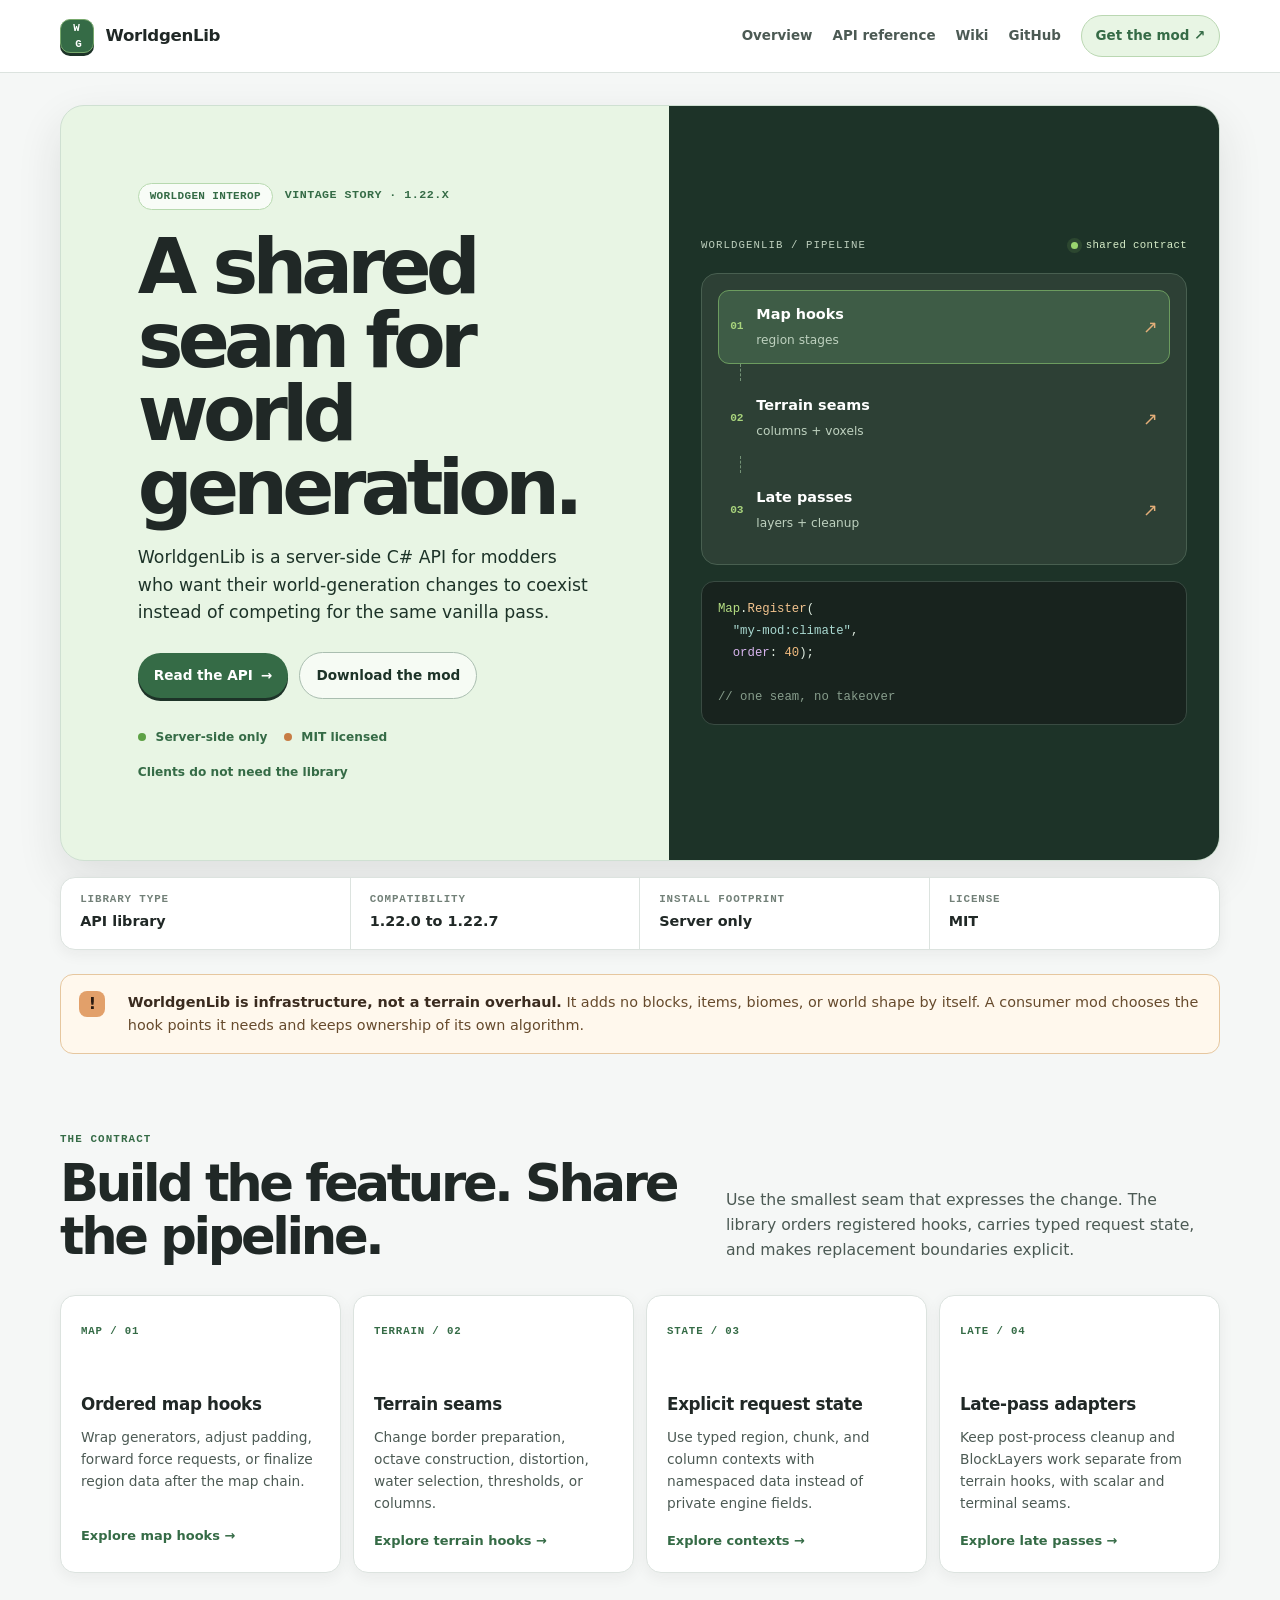
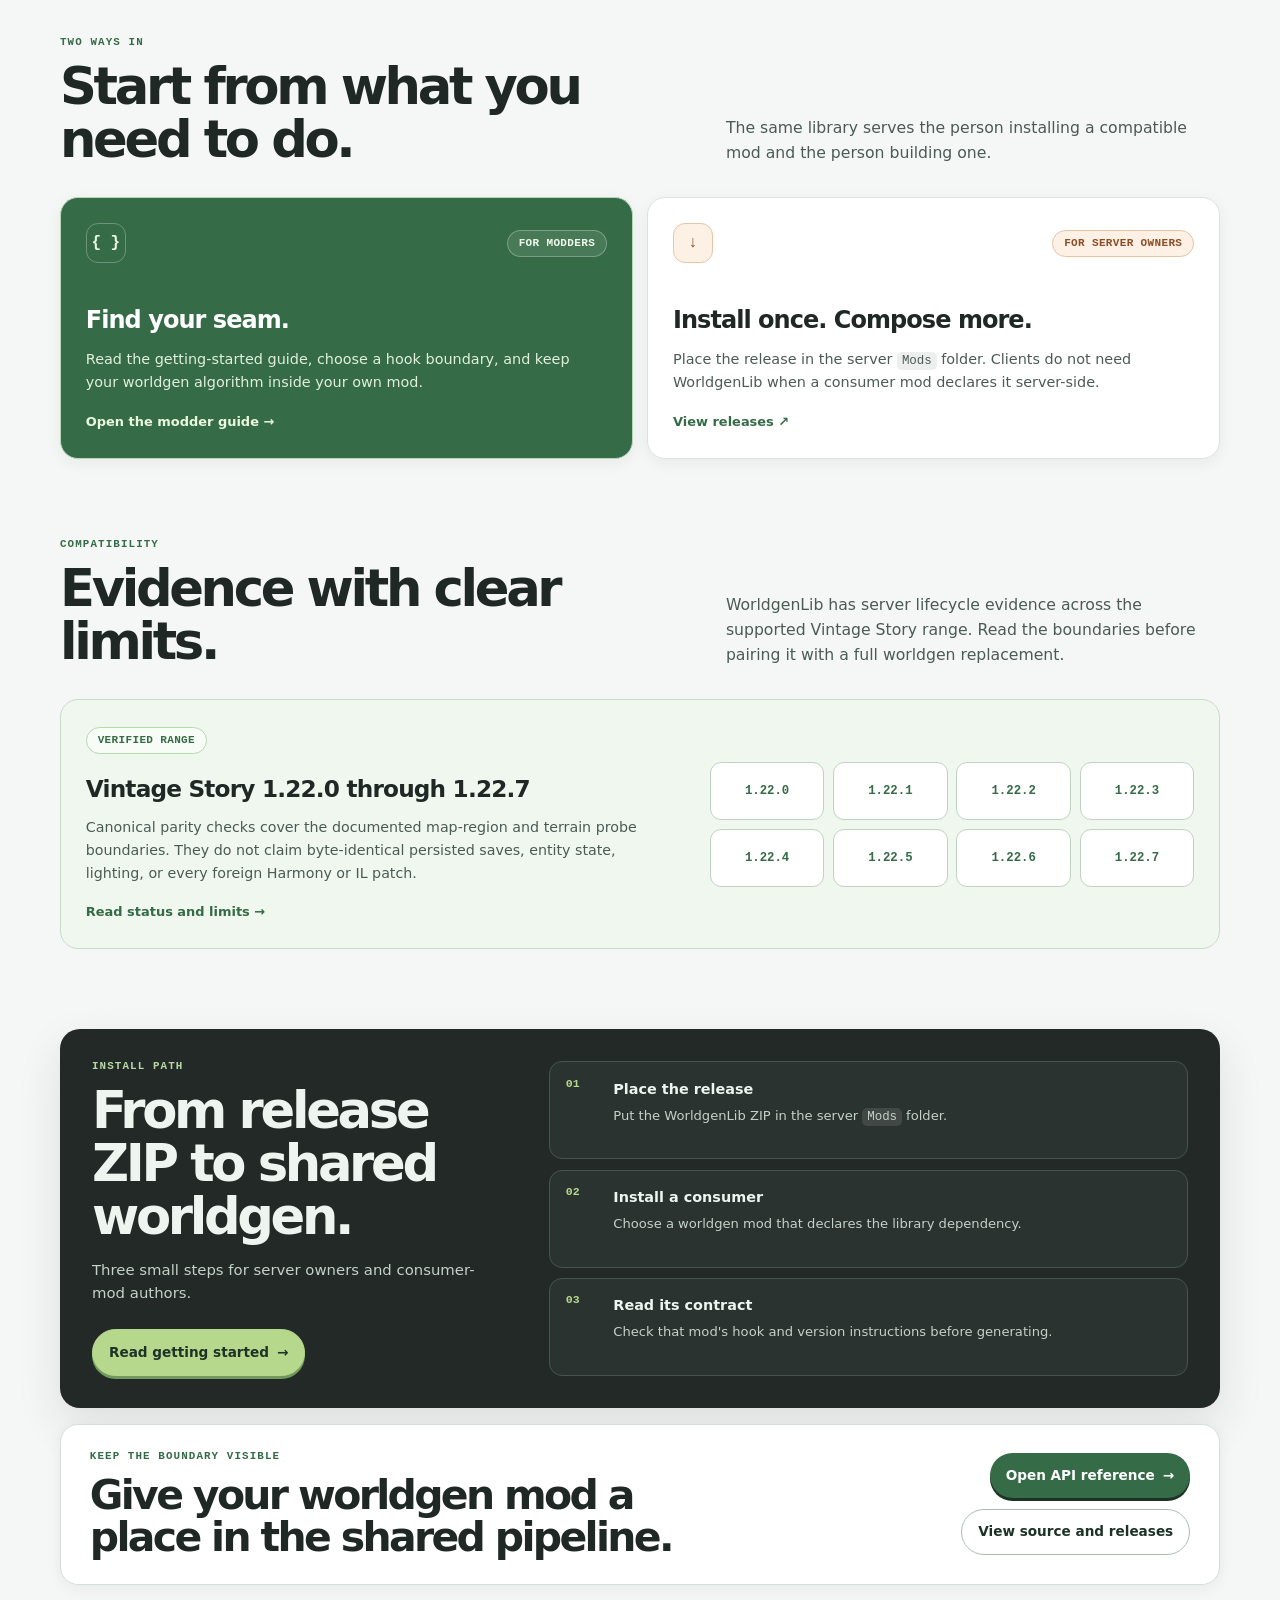
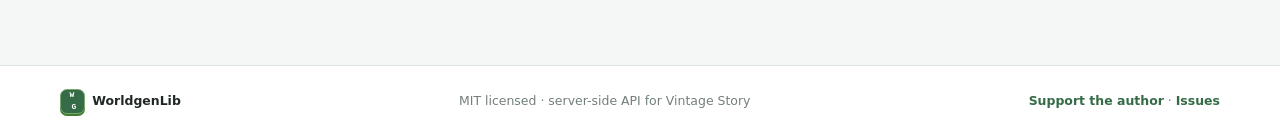
<file: docs/site/index.html>
<!doctype html>
<html lang="en">
<head>
  <meta charset="utf-8">
  <meta name="viewport" content="width=device-width, initial-scale=1">
  <meta name="description" content="WorldgenLib is a server-side API for Vintage Story modders to compose compatible world generation.">
  <meta name="theme-color" content="#f5f7f6">
  <meta property="og:title" content="WorldgenLib | Worldgen interop for Vintage Story">
  <meta property="og:description" content="A server-side C# API for composing compatible world-generation mods through ordered hook points.">
  <meta property="og:type" content="website">
  <title>WorldgenLib | Worldgen interop for Vintage Story</title>
  <link rel="stylesheet" href="worldgenlib.css">
</head>
<body>
  <a class="skip-link" href="#content">Skip to content</a>

  <header class="site-header">
    <div class="site-header__inner">
      <a class="brand" href="./" aria-label="WorldgenLib home">
        <span class="brand__mark" aria-hidden="true"><span>W</span><span>G</span></span>
        <span class="brand__name">WorldgenLib</span>
      </a>
      <nav class="site-nav" aria-label="Primary navigation">
        <a href="#overview">Overview</a>
        <a href="./api/index.html">API reference</a>
        <a href="https://github.com/Zaldaryon/WorldgenLib/wiki">Wiki</a>
        <a href="https://github.com/Zaldaryon/WorldgenLib">GitHub</a>
        <a class="site-nav__button" href="https://github.com/Zaldaryon/WorldgenLib/releases">Get the mod <span aria-hidden="true">↗</span></a>
      </nav>
    </div>
  </header>

  <main id="content" class="page-shell">
    <section id="overview" class="hero" aria-labelledby="hero-title">
      <div class="hero__copy">
        <div class="hero__eyebrow"><span class="pill pill--green">Worldgen interop</span><span>Vintage Story · 1.22.x</span></div>
        <h1 id="hero-title">A shared seam for world generation.</h1>
        <p class="hero__lede">WorldgenLib is a server-side C# API for modders who want their world-generation changes to coexist instead of competing for the same vanilla pass.</p>
        <div class="hero__actions">
          <a class="button button--primary" href="./api/index.html">Read the API <span aria-hidden="true">→</span></a>
          <a class="button button--secondary" href="https://github.com/Zaldaryon/WorldgenLib/releases">Download the mod</a>
        </div>
        <div class="hero__notes" aria-label="WorldgenLib facts">
          <span><i class="signal signal--green" aria-hidden="true"></i> Server-side only</span>
          <span><i class="signal signal--orange" aria-hidden="true"></i> MIT licensed</span>
          <span>Clients do not need the library</span>
        </div>
      </div>

      <div class="hero__demo" aria-label="WorldgenLib shared generation pipeline">
        <div class="demo__header"><span>WORLDGENLIB / PIPELINE</span><span class="demo__status"><i aria-hidden="true"></i> shared contract</span></div>
        <div class="demo__surface">
          <div class="demo__stage demo__stage--active"><span class="demo__stage-number">01</span><div><strong>Map hooks</strong><small>region stages</small></div><span class="demo__arrow" aria-hidden="true">↗</span></div>
          <div class="demo__connector" aria-hidden="true"></div>
          <div class="demo__stage"><span class="demo__stage-number">02</span><div><strong>Terrain seams</strong><small>columns + voxels</small></div><span class="demo__arrow" aria-hidden="true">↗</span></div>
          <div class="demo__connector" aria-hidden="true"></div>
          <div class="demo__stage"><span class="demo__stage-number">03</span><div><strong>Late passes</strong><small>layers + cleanup</small></div><span class="demo__arrow" aria-hidden="true">↗</span></div>
        </div>
        <pre class="demo__code"><code><span class="code__keyword">Map</span>.<span class="code__method">Register</span>(
  <span class="code__string">"my-mod:climate"</span>,
  <span class="code__property">order</span>: <span class="code__number">40</span>);

<span class="code__comment">// one seam, no takeover</span></code></pre>
      </div>
    </section>

    <section class="facts" aria-label="WorldgenLib details">
      <div><span class="facts__label">Library type</span><strong>API library</strong></div>
      <div><span class="facts__label">Compatibility</span><strong>1.22.0 to 1.22.7</strong></div>
      <div><span class="facts__label">Install footprint</span><strong>Server only</strong></div>
      <div><span class="facts__label">License</span><strong>MIT</strong></div>
    </section>

    <section class="notice" aria-label="Important library notice">
      <span class="notice__mark" aria-hidden="true">!</span>
      <p><strong>WorldgenLib is infrastructure, not a terrain overhaul.</strong> It adds no blocks, items, biomes, or world shape by itself. A consumer mod chooses the hook points it needs and keeps ownership of its own algorithm.</p>
    </section>

    <section class="content-section" aria-labelledby="contract-title">
      <div class="section-heading">
        <div><span class="section-kicker">The contract</span><h2 id="contract-title">Build the feature. Share the pipeline.</h2></div>
        <p>Use the smallest seam that expresses the change. The library orders registered hooks, carries typed request state, and makes replacement boundaries explicit.</p>
      </div>
      <div class="feature-grid">
        <article class="feature-card"><span class="feature-card__tag">MAP / 01</span><h3>Ordered map hooks</h3><p>Wrap generators, adjust padding, forward force requests, or finalize region data after the map chain.</p><a href="https://github.com/Zaldaryon/WorldgenLib/wiki/Map-Hooks">Explore map hooks <span aria-hidden="true">→</span></a></article>
        <article class="feature-card"><span class="feature-card__tag">TERRAIN / 02</span><h3>Terrain seams</h3><p>Change border preparation, octave construction, distortion, water selection, thresholds, or columns.</p><a href="https://github.com/Zaldaryon/WorldgenLib/wiki/Terrain-Hooks">Explore terrain hooks <span aria-hidden="true">→</span></a></article>
        <article class="feature-card"><span class="feature-card__tag">STATE / 03</span><h3>Explicit request state</h3><p>Use typed region, chunk, and column contexts with namespaced data instead of private engine fields.</p><a href="https://github.com/Zaldaryon/WorldgenLib/wiki/Contexts-and-State">Explore contexts <span aria-hidden="true">→</span></a></article>
        <article class="feature-card"><span class="feature-card__tag">LATE / 04</span><h3>Late-pass adapters</h3><p>Keep post-process cleanup and BlockLayers work separate from terrain hooks, with scalar and terminal seams.</p><a href="https://github.com/Zaldaryon/WorldgenLib/wiki/BlockLayers-and-PostProcess">Explore late passes <span aria-hidden="true">→</span></a></article>
      </div>
    </section>

    <section class="content-section content-section--tight" aria-labelledby="audience-title">
      <div class="section-heading"><div><span class="section-kicker">Two ways in</span><h2 id="audience-title">Start from what you need to do.</h2></div><p>The same library serves the person installing a compatible mod and the person building one.</p></div>
      <div class="audience-grid">
        <article class="audience-card audience-card--green"><div class="audience-card__top"><span class="audience-card__icon" aria-hidden="true">{ }</span><span class="pill pill--light">For modders</span></div><h3>Find your seam.</h3><p>Read the getting-started guide, choose a hook boundary, and keep your worldgen algorithm inside your own mod.</p><a href="https://github.com/Zaldaryon/WorldgenLib/wiki/Getting-Started">Open the modder guide <span aria-hidden="true">→</span></a></article>
        <article class="audience-card"><div class="audience-card__top"><span class="audience-card__icon audience-card__icon--orange" aria-hidden="true">↓</span><span class="pill pill--orange">For server owners</span></div><h3>Install once. Compose more.</h3><p>Place the release in the server <code>Mods</code> folder. Clients do not need WorldgenLib when a consumer mod declares it server-side.</p><a href="https://github.com/Zaldaryon/WorldgenLib/releases">View releases <span aria-hidden="true">↗</span></a></article>
      </div>
    </section>

    <section class="content-section" aria-labelledby="compatibility-title">
      <div class="section-heading"><div><span class="section-kicker">Compatibility</span><h2 id="compatibility-title">Evidence with clear limits.</h2></div><p>WorldgenLib has server lifecycle evidence across the supported Vintage Story range. Read the boundaries before pairing it with a full worldgen replacement.</p></div>
      <div class="compatibility-card">
        <div class="compatibility-card__copy"><span class="pill pill--green">Verified range</span><h3>Vintage Story 1.22.0 through 1.22.7</h3><p>Canonical parity checks cover the documented map-region and terrain probe boundaries. They do not claim byte-identical persisted saves, entity state, lighting, or every foreign Harmony or IL patch.</p><a class="text-link" href="https://github.com/Zaldaryon/WorldgenLib/wiki/Status-and-Limits">Read status and limits <span aria-hidden="true">→</span></a></div>
        <div class="version-grid" aria-label="Supported Vintage Story versions"><span>1.22.0</span><span>1.22.1</span><span>1.22.2</span><span>1.22.3</span><span>1.22.4</span><span>1.22.5</span><span>1.22.6</span><span>1.22.7</span></div>
      </div>
    </section>

    <section class="install-panel" aria-labelledby="install-title">
      <div class="install-panel__copy"><span class="section-kicker section-kicker--light">Install path</span><h2 id="install-title">From release ZIP to shared worldgen.</h2><p>Three small steps for server owners and consumer-mod authors.</p><a class="button button--primary button--on-dark" href="https://github.com/Zaldaryon/WorldgenLib/wiki/Getting-Started">Read getting started <span aria-hidden="true">→</span></a></div>
      <ol class="install-steps"><li><span>01</span><div><strong>Place the release</strong><p>Put the WorldgenLib ZIP in the server <code>Mods</code> folder.</p></div></li><li><span>02</span><div><strong>Install a consumer</strong><p>Choose a worldgen mod that declares the library dependency.</p></div></li><li><span>03</span><div><strong>Read its contract</strong><p>Check that mod's hook and version instructions before generating.</p></div></li></ol>
    </section>

    <section class="closing-card" aria-labelledby="closing-title"><div><span class="section-kicker">Keep the boundary visible</span><h2 id="closing-title">Give your worldgen mod a place in the shared pipeline.</h2></div><div class="closing-card__actions"><a class="button button--primary" href="./api/index.html">Open API reference <span aria-hidden="true">→</span></a><a class="button button--secondary" href="https://github.com/Zaldaryon/WorldgenLib">View source and releases</a></div></section>
  </main>

  <footer class="site-footer"><div class="site-footer__inner"><span class="footer-brand"><span class="brand__mark brand__mark--small" aria-hidden="true"><span>W</span><span>G</span></span> WorldgenLib</span><span>MIT licensed · server-side API for Vintage Story</span><span><a href="https://ko-fi.com/zaldaryon">Support the author</a><span aria-hidden="true"> · </span><a href="https://github.com/Zaldaryon/WorldgenLib/issues">Issues</a></span></div></footer>
</body>
</html>
</file>
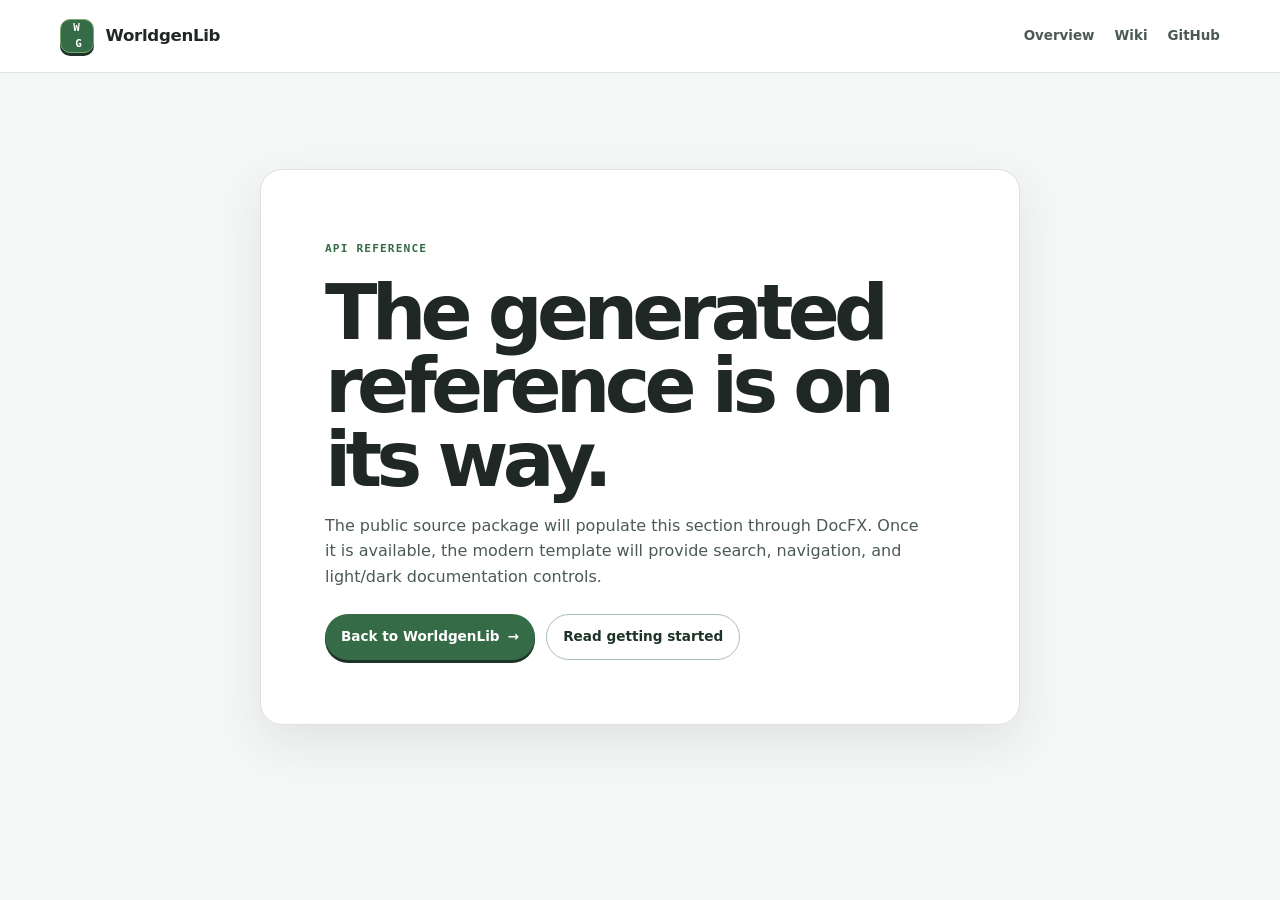
<file: docs/site/api/index.html>
<!doctype html>
<html lang="en">
<head>
  <meta charset="utf-8">
  <meta name="viewport" content="width=device-width, initial-scale=1">
  <meta name="description" content="WorldgenLib API reference placeholder.">
  <title>WorldgenLib API Reference</title>
  <link rel="stylesheet" href="../worldgenlib.css">
  <style>
    .api-shell { width: min(760px, calc(100% - 2rem)); min-height: 70vh; margin: 0 auto; padding: 6rem 0; }
    .api-card { padding: clamp(2rem, 6vw, 4rem); border: 1px solid #dce3df; border-radius: 22px; background: #fff; box-shadow: 0 18px 45px rgba(32,40,38,.09); }
    .api-card h1 { margin: 1rem 0; font-size: clamp(2.4rem, 6vw, 4.8rem); }
    .api-card p { max-width: 600px; color: #4c5a54; }
    .api-card__eyebrow { color: #356b46; font: 800 .7rem/1 ui-monospace, SFMono-Regular, Consolas, monospace; letter-spacing: .1em; text-transform: uppercase; }
    .api-actions { display: flex; flex-wrap: wrap; gap: .7rem; margin-top: 1.5rem; }
  </style>
</head>
<body>
  <header class="site-header"><div class="site-header__inner"><a class="brand" href="../" aria-label="WorldgenLib home"><span class="brand__mark" aria-hidden="true"><span>W</span><span>G</span></span><span class="brand__name">WorldgenLib</span></a><nav class="site-nav" aria-label="Primary navigation"><a href="../">Overview</a><a href="https://github.com/Zaldaryon/WorldgenLib/wiki">Wiki</a><a href="https://github.com/Zaldaryon/WorldgenLib">GitHub</a></nav></div></header>
  <main class="api-shell"><article class="api-card"><span class="api-card__eyebrow">API reference</span><h1>The generated reference is on its way.</h1><p>The public source package will populate this section through DocFX. Once it is available, the modern template will provide search, navigation, and light/dark documentation controls.</p><div class="api-actions"><a class="button button--primary" href="../">Back to WorldgenLib <span aria-hidden="true">→</span></a><a class="button button--secondary" href="https://github.com/Zaldaryon/WorldgenLib/wiki/Getting-Started">Read getting started</a></div></article></main>
</body>
</html>
</file>
<file: docs/site/worldgenlib.css>
:root {
  --green-950: #1d3328;
  --green-800: #356b46;
  --green-600: #5da145;
  --green-100: #e8f5e4;
  --orange-600: #c77d45;
  --orange-100: #fdf0e4;
  --ink-950: #202826;
  --ink-700: #4c5a54;
  --ink-500: #728078;
  --line: #dce3df;
  --surface: #ffffff;
  --canvas: #f5f7f6;
  --dark-surface: #232927;
  --dark-line: #48534d;
  --shadow-sm: 0 4px 15px rgba(32, 40, 38, .06);
  --shadow-lg: 0 18px 45px rgba(32, 40, 38, .11);
  color-scheme: light;
  font-family: "Segoe UI", Inter, ui-sans-serif, system-ui, -apple-system, BlinkMacSystemFont, sans-serif;
  font-synthesis: none;
}

* { box-sizing: border-box; }
html { scroll-behavior: smooth; }
body { margin: 0; background: var(--canvas); color: var(--ink-950); line-height: 1.6; text-rendering: optimizeLegibility; }
a { color: inherit; }
a:focus-visible, button:focus-visible { outline: 3px solid var(--orange-600); outline-offset: 4px; }

.skip-link { position: absolute; top: -4rem; left: 1rem; z-index: 10; padding: .65rem .9rem; border-radius: 8px; background: var(--green-950); color: #fff; font-weight: 800; }
.skip-link:focus { top: 1rem; }

.site-header { position: sticky; top: 0; z-index: 5; border-bottom: 1px solid var(--line); background: rgba(255, 255, 255, .94); backdrop-filter: blur(12px); }
.site-header__inner, .page-shell, .site-footer__inner { width: min(1160px, calc(100% - 3rem)); margin: 0 auto; }
.site-header__inner { display: flex; min-height: 72px; align-items: center; justify-content: space-between; gap: 2rem; }
.brand, .site-nav, .hero__eyebrow, .hero__actions, .hero__notes, .demo__header, .demo__status, .demo__stage, .audience-card__top, .closing-card, .closing-card__actions, .footer-brand { display: flex; align-items: center; }
.brand { gap: .72rem; color: var(--ink-950); text-decoration: none; font-weight: 800; letter-spacing: -.02em; }
.brand__name { font-size: 1.04rem; }
.brand__mark { display: grid; width: 34px; height: 34px; place-items: center; border: 1px solid #78a96d; border-radius: 10px; background: var(--green-800); color: #fff; box-shadow: 0 3px 0 var(--green-950); font: 900 .68rem/1 ui-monospace, SFMono-Regular, Consolas, monospace; letter-spacing: -.1em; }
.brand__mark span:first-child { transform: translateX(-1px); } .brand__mark span:last-child { transform: translateX(1px); }
.brand__mark--small { width: 25px; height: 25px; margin-right: .45rem; border-radius: 7px; box-shadow: 0 2px 0 #3e7d32; font-size: .5rem; }
.site-nav { gap: 1.25rem; color: var(--ink-700); font-size: .84rem; font-weight: 650; }
.site-nav a { text-decoration: none; } .site-nav a:hover { color: var(--green-800); }
.site-nav__button { padding: .58rem .85rem; border: 1px solid #bad7b2; border-radius: 999px; background: var(--green-100); color: var(--green-800); font-weight: 800; }

.page-shell { padding: 2rem 0 5rem; }
.hero { display: grid; grid-template-columns: minmax(0, 1.05fr) minmax(360px, .95fr); min-height: 510px; overflow: hidden; border: 1px solid #cfe0d2; border-radius: 24px; background: var(--green-100); box-shadow: var(--shadow-lg); }
.hero__copy { display: flex; flex-direction: column; justify-content: center; padding: clamp(2.25rem, 6vw, 5.2rem); }
.hero__eyebrow { flex-wrap: wrap; gap: .75rem; margin-bottom: 1.25rem; color: var(--green-800); font: 700 .73rem/1 ui-monospace, SFMono-Regular, Consolas, monospace; letter-spacing: .04em; text-transform: uppercase; }
.pill { display: inline-flex; min-height: 27px; align-items: center; padding: .38rem .68rem; border-radius: 999px; font: 800 .69rem/1 ui-monospace, SFMono-Regular, Consolas, monospace; letter-spacing: .03em; text-transform: uppercase; }
.pill--green { border: 1px solid #b7d9af; background: #f8fcf7; color: var(--green-800); } .pill--orange { border: 1px solid #e7c3a4; background: var(--orange-100); color: #8c4e27; } .pill--light { border: 1px solid rgba(255,255,255,.28); background: rgba(255,255,255,.1); color: #f0faed; }
h1, h2, h3, p { margin-top: 0; }
h1 { max-width: 650px; margin-bottom: 1.2rem; font-size: clamp(3.15rem, 6vw, 5.8rem); line-height: .96; letter-spacing: -.075em; text-wrap: pretty; }
.hero__lede { max-width: 610px; margin-bottom: 1.6rem; color: var(--green-950); font-size: 1.08rem; }
.hero__actions { flex-wrap: wrap; gap: .7rem; }
.button { display: inline-flex; min-height: 44px; align-items: center; gap: .5rem; padding: .72rem 1rem; border-radius: 999px; text-decoration: none; font-size: .85rem; font-weight: 800; transition: transform .18s ease, box-shadow .18s ease, background-color .18s ease; }
.button:hover { transform: translateY(-1px); }
.button--primary { background: var(--green-800); color: #fff; box-shadow: 0 3px 0 var(--green-950); }
.button--primary:hover { background: var(--green-950); } .button--secondary { border: 1px solid #aabeb0; background: rgba(255,255,255,.62); color: var(--green-950); } .button--secondary:hover { background: #fff; } .button--on-dark { border: 1px solid #b6d88c; background: #b6d88c; color: var(--green-950); box-shadow: 0 3px 0 #71995b; }
.hero__notes { flex-wrap: wrap; gap: 1rem; margin-top: 1.8rem; color: var(--green-800); font-size: .76rem; font-weight: 700; }
.signal { display: inline-block; width: 8px; height: 8px; margin-right: .35rem; border-radius: 50%; } .signal--green { background: var(--green-600); } .signal--orange { background: var(--orange-600); }

.hero__demo { display: flex; min-width: 0; flex-direction: column; justify-content: center; padding: 2rem; background: var(--green-950); color: #f7fbf6; }
.demo__header { justify-content: space-between; gap: 1rem; color: #bdcfbd; font: .67rem/1 ui-monospace, SFMono-Regular, Consolas, monospace; letter-spacing: .1em; text-transform: uppercase; }
.demo__status { gap: .45rem; color: #d7edc8; letter-spacing: .03em; text-transform: none; } .demo__status i { width: 7px; height: 7px; border-radius: 50%; background: #9ad66e; box-shadow: 0 0 0 4px rgba(154,214,110,.12); }
.demo__surface { margin-top: 1.35rem; padding: 1rem; border: 1px solid #485f50; border-radius: 16px; background: #2d4035; }
.demo__stage { gap: .8rem; min-width: 0; padding: .75rem .7rem; border: 1px solid transparent; border-radius: 11px; } .demo__stage--active { border-color: #6c9c5f; background: #3e5c46; }
.demo__stage-number { flex: 0 0 auto; color: #a8d37c; font: 700 .7rem/1 ui-monospace, SFMono-Regular, Consolas, monospace; }
.demo__stage div { min-width: 0; flex: 1; } .demo__stage strong { display: block; overflow: hidden; color: #fff; font-size: .9rem; text-overflow: ellipsis; white-space: nowrap; } .demo__stage small { color: #bed1bf; font-size: .76rem; } .demo__arrow { color: #e3ae79; font-size: 1.1rem; }
.demo__connector { height: 17px; margin-left: 1.35rem; border-left: 1px dashed #739276; }
.demo__code { overflow: auto; margin: 1rem 0 0; padding: 1rem; border: 1px solid #394b42; border-radius: 13px; background: #18231e; color: #deebdf; font: .77rem/1.8 ui-monospace, SFMono-Regular, Consolas, monospace; }
.code__keyword { color: #b6df83; } .code__method { color: #f2c38e; } .code__string { color: #a9d8d0; } .code__property { color: #d8b5ef; } .code__number { color: #f4bd80; } .code__comment { color: #879d8c; }

.facts { display: grid; grid-template-columns: repeat(4, 1fr); overflow: hidden; margin-top: 1rem; border: 1px solid var(--line); border-radius: 15px; background: var(--surface); box-shadow: var(--shadow-sm); }
.facts > div { display: grid; gap: .35rem; padding: 1rem 1.2rem; border-right: 1px solid var(--line); } .facts > div:last-child { border-right: 0; }
.facts__label { color: var(--ink-500); font: 700 .68rem/1 ui-monospace, SFMono-Regular, Consolas, monospace; letter-spacing: .08em; text-transform: uppercase; } .facts strong { color: var(--ink-950); font-size: .9rem; }
.notice { display: grid; grid-template-columns: 34px 1fr; align-items: start; gap: .9rem; margin: 1.5rem 0 0; padding: 1rem 1.15rem; border: 1px solid #e6c79f; border-radius: 13px; background: #fff8ed; color: #664a2c; }
.notice__mark { display: grid; width: 26px; height: 26px; place-items: center; border-radius: 8px; background: #e2a06a; color: #2a1b11; font-weight: 900; } .notice p { margin: 0; font-size: .9rem; } .notice strong { color: #3a2b1f; }

.content-section { padding: 5rem 0 0; } .content-section--tight { padding-top: 4rem; }
.section-heading { display: grid; grid-template-columns: minmax(0, .95fr) minmax(260px, .75fr); align-items: end; gap: 2.5rem; margin-bottom: 2rem; }
.section-kicker { display: block; margin-bottom: .75rem; color: var(--green-800); font: 800 .68rem/1 ui-monospace, SFMono-Regular, Consolas, monospace; letter-spacing: .1em; text-transform: uppercase; } .section-kicker--light { color: #b7d8a5; }
h2 { max-width: 650px; margin-bottom: 0; font-size: clamp(2.05rem, 4vw, 3.45rem); line-height: 1.03; letter-spacing: -.065em; text-wrap: pretty; } .section-heading > p { max-width: 470px; margin: 0; color: var(--ink-700); font-size: .98rem; }
.feature-grid { display: grid; grid-template-columns: repeat(4, 1fr); gap: .75rem; }
.feature-card { min-height: 260px; padding: 1.25rem; border: 1px solid var(--line); border-radius: 15px; background: var(--surface); box-shadow: var(--shadow-sm); transition: transform .18s ease, box-shadow .18s ease; }
.feature-card:hover { transform: translateY(-3px); box-shadow: var(--shadow-lg); } .feature-card__tag { color: var(--green-800); font: 800 .67rem/1 ui-monospace, SFMono-Regular, Consolas, monospace; letter-spacing: .08em; }
.feature-card h3 { margin: 3.1rem 0 .55rem; font-size: 1.05rem; letter-spacing: -.02em; } .feature-card p { min-height: 84px; margin-bottom: .75rem; color: var(--ink-700); font-size: .86rem; }
.feature-card a, .audience-card a, .text-link { color: var(--green-800); font-size: .81rem; font-weight: 800; text-decoration: none; } .feature-card a:hover, .audience-card a:hover, .text-link:hover { color: var(--orange-600); }

.audience-grid { display: grid; grid-template-columns: 1fr 1fr; gap: .9rem; }
.audience-card { min-height: 250px; padding: 1.55rem; border: 1px solid var(--line); border-radius: 18px; background: var(--surface); box-shadow: var(--shadow-sm); }
.audience-card--green { border-color: #bad7b5; background: var(--green-800); color: #fff; } .audience-card__top { justify-content: space-between; gap: 1rem; }
.audience-card__icon { display: grid; width: 40px; height: 40px; place-items: center; border: 1px solid rgba(255,255,255,.28); border-radius: 12px; color: #ecf8e7; font: 800 1rem/1 ui-monospace, SFMono-Regular, Consolas, monospace; }
.audience-card__icon--orange { border-color: #e9c5a7; background: var(--orange-100); color: #8c4e27; }
.audience-card h3 { margin: 2.35rem 0 .55rem; font-size: 1.5rem; letter-spacing: -.04em; } .audience-card p { max-width: 490px; margin-bottom: .85rem; color: var(--ink-700); font-size: .9rem; } .audience-card--green p { color: #e1f0dd; } .audience-card a { color: var(--green-800); } .audience-card--green a { color: #e9f8df; }
.audience-card code, .install-steps code { padding: .12rem .3rem; border-radius: 5px; background: rgba(32,40,38,.08); font: .78rem ui-monospace, SFMono-Regular, Consolas, monospace; } .audience-card--green code { background: rgba(255,255,255,.12); }

.compatibility-card { display: grid; grid-template-columns: minmax(0, 1.1fr) minmax(310px, .9fr); align-items: center; gap: 2rem; padding: 1.55rem; border: 1px solid #c8dbca; border-radius: 18px; background: #f0f7ef; }
.compatibility-card__copy h3 { margin: 1rem 0 .55rem; font-size: 1.45rem; letter-spacing: -.035em; } .compatibility-card__copy p { max-width: 620px; margin-bottom: .85rem; color: var(--ink-700); font-size: .89rem; }
.version-grid { display: grid; grid-template-columns: repeat(4, 1fr); gap: .55rem; } .version-grid span { display: grid; min-height: 58px; place-items: center; border: 1px solid #bfd4c0; border-radius: 11px; background: #fff; color: var(--green-800); font: 800 .77rem/1 ui-monospace, SFMono-Regular, Consolas, monospace; }

.install-panel { display: grid; grid-template-columns: minmax(0, .78fr) minmax(0, 1.22fr); gap: 3rem; margin-top: 5rem; padding: 2rem; border-radius: 20px; background: var(--dark-surface); color: #eef4ef; box-shadow: var(--shadow-lg); }
.install-panel__copy h2 { max-width: 440px; } .install-panel__copy > p { max-width: 390px; margin: 1rem 0 1.45rem; color: #c4d1c8; font-size: .93rem; }
.install-steps { display: grid; gap: .65rem; padding: 0; margin: 0; list-style: none; } .install-steps li { display: grid; grid-template-columns: 34px 1fr; gap: .85rem; padding: .95rem 1rem; border: 1px solid var(--dark-line); border-radius: 13px; background: #2b3330; }
.install-steps li > span { color: #b6d88c; font: 800 .72rem/1 ui-monospace, SFMono-Regular, Consolas, monospace; } .install-steps strong { display: block; margin-bottom: .25rem; font-size: .9rem; } .install-steps p { margin: 0; color: #c4d1c8; font-size: .82rem; } .install-steps code { background: rgba(255,255,255,.1); }
.closing-card { justify-content: space-between; gap: 2rem; margin-top: 1rem; padding: 1.6rem 1.8rem; border: 1px solid #d5ddd9; border-radius: 18px; background: var(--surface); box-shadow: var(--shadow-sm); } .closing-card h2 { max-width: 650px; font-size: clamp(1.8rem, 3.2vw, 2.7rem); } .closing-card__actions { flex-wrap: wrap; justify-content: flex-end; gap: .65rem; }
.site-footer { border-top: 1px solid var(--line); background: var(--surface); color: var(--ink-500); } .site-footer__inner { display: flex; align-items: center; justify-content: space-between; gap: 1rem; padding: 1.45rem 0; font-size: .78rem; } .footer-brand { color: var(--ink-950); font-weight: 800; } .site-footer a { color: var(--green-800); font-weight: 700; text-decoration: none; } .site-footer a:hover { color: var(--orange-600); }

@media (max-width: 930px) { .hero { grid-template-columns: 1fr; } .hero__demo { min-height: 430px; } .feature-grid { grid-template-columns: repeat(2, 1fr); } .feature-card:nth-child(2) { border-right: 1px solid var(--line); } .section-heading { grid-template-columns: 1fr; gap: 1rem; } .compatibility-card, .install-panel { grid-template-columns: 1fr; } .install-panel { gap: 2rem; } }
@media (max-width: 680px) { .site-header__inner, .page-shell, .site-footer__inner { width: min(100% - 2rem, 620px); } .site-header__inner { min-height: 64px; } .site-nav { gap: .55rem; } .site-nav a:not(.site-nav__button) { display: none; } .site-nav__button { padding: .55rem .7rem; font-size: .73rem; } .page-shell { padding-top: 1rem; } .hero { border-radius: 19px; } .hero__copy { padding: 2.25rem 1.35rem 2rem; } h1 { font-size: clamp(2.8rem, 15vw, 4.5rem); } .hero__demo { min-height: 390px; padding: 1.25rem; } .demo__header { align-items: flex-start; flex-direction: column; gap: .55rem; } .facts { grid-template-columns: 1fr 1fr; } .facts > div { padding: .9rem .75rem; } .facts > div:nth-child(2) { border-right: 0; } .facts > div:nth-child(-n+2) { border-bottom: 1px solid var(--line); } .notice { grid-template-columns: 28px 1fr; padding: .9rem; } .content-section, .content-section--tight { padding-top: 3.5rem; } .feature-grid, .audience-grid { grid-template-columns: 1fr; } .feature-card { min-height: auto; } .feature-card p { min-height: 0; } .version-grid { grid-template-columns: repeat(2, 1fr); } .install-panel { margin-top: 3.5rem; padding: 1.35rem; border-radius: 17px; } .closing-card { display: block; padding: 1.35rem; } .closing-card__actions { justify-content: flex-start; margin-top: 1.35rem; } .site-footer__inner { display: grid; } }
@media (prefers-reduced-motion: reduce) { html { scroll-behavior: auto; } *, *::before, *::after { transition-duration: .01ms !important; animation-duration: .01ms !important; animation-iteration-count: 1 !important; } }
</file>
